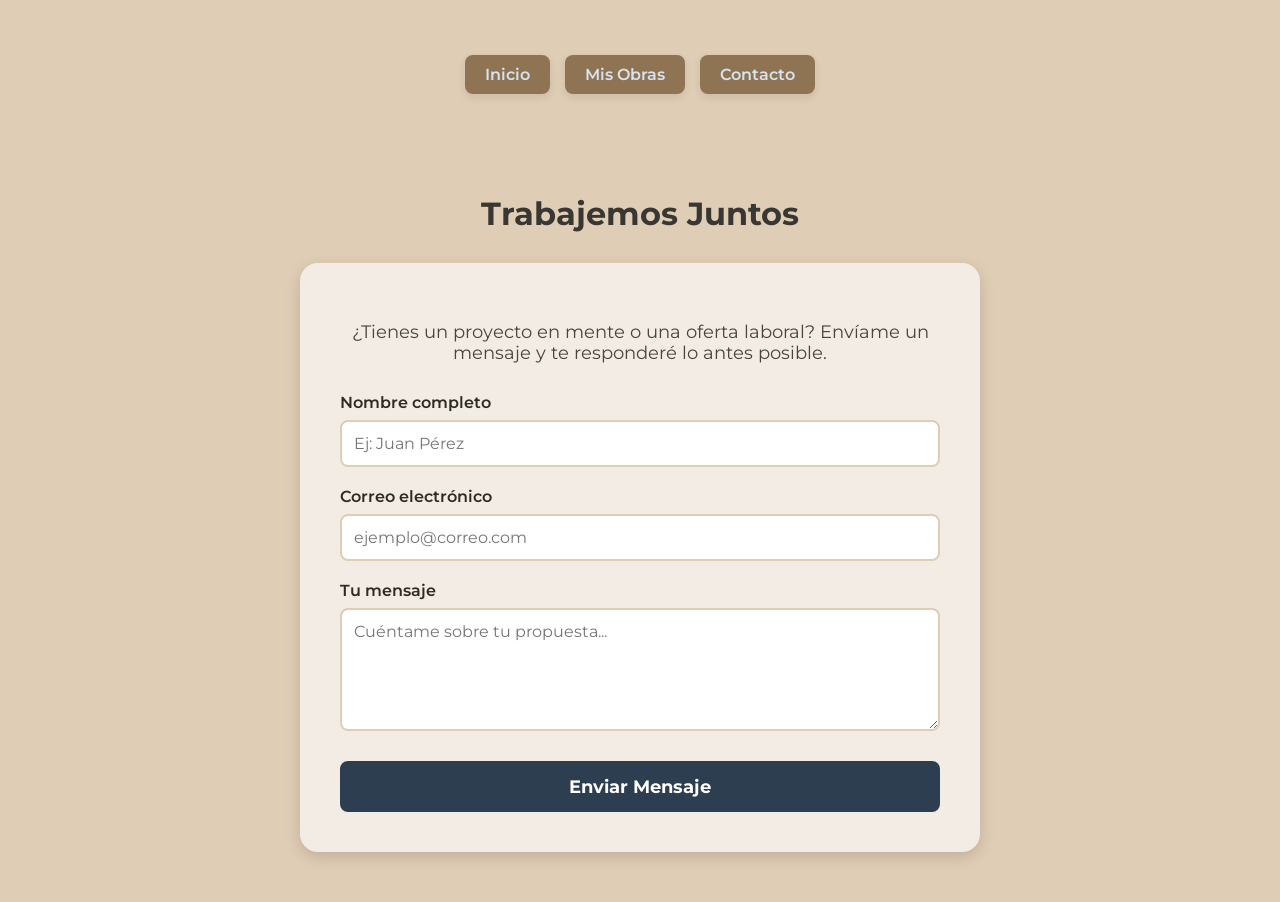
<file: contacto.html>
<!DOCTYPE html>
<html lang="es">
<head>
    <meta charset="UTF-8">
    <title>Contacto - Portafolio Creativo</title>
    <link rel="preconnect" href="https://fonts.googleapis.com">
    <link rel="preconnect" href="https://fonts.gstatic.com" crossorigin>
    <link href="https://fonts.googleapis.com/css2?family=Montserrat:wght@300;400;600;700&display=swap" rel="stylesheet">
    <link rel="stylesheet" href="Css/Estilos.css">
</head>
<body>

    <nav class="menu-navegacion">
        <a href="index.html">Inicio</a>
        <a href="galeria.html">Mis Obras</a>
        <a href="contacto.html">Contacto</a>
    </nav>
    
    <h1>Trabajemos Juntos</h1>

    <div class="contenedor-contacto">
        <p class="subtitulo-contacto">¿Tienes un proyecto en mente o una oferta laboral? Envíame un mensaje y te responderé lo antes posible.</p>

        <form action="http://localhost:5000/enviar" method="POST" class="formulario">
            
            <div class="grupo-input">
                <label for="nombre">Nombre completo</label>
                <input type="text" id="nombre" name="nombre" placeholder="Ej: Juan Pérez" required>
            </div>

            <div class="grupo-input">
                <label for="correo">Correo electrónico</label>
                <input type="email" id="correo" name="correo" placeholder="ejemplo@correo.com" required>
            </div>

            <div class="grupo-input">
                <label for="mensaje">Tu mensaje</label>
                <textarea id="mensaje" name="mensaje" rows="5" placeholder="Cuéntame sobre tu propuesta..." required></textarea>
            </div>

            <button type="submit" class="boton-enviar">Enviar Mensaje</button>
            
        </form>
    </div>

</body>
</html>
</file>
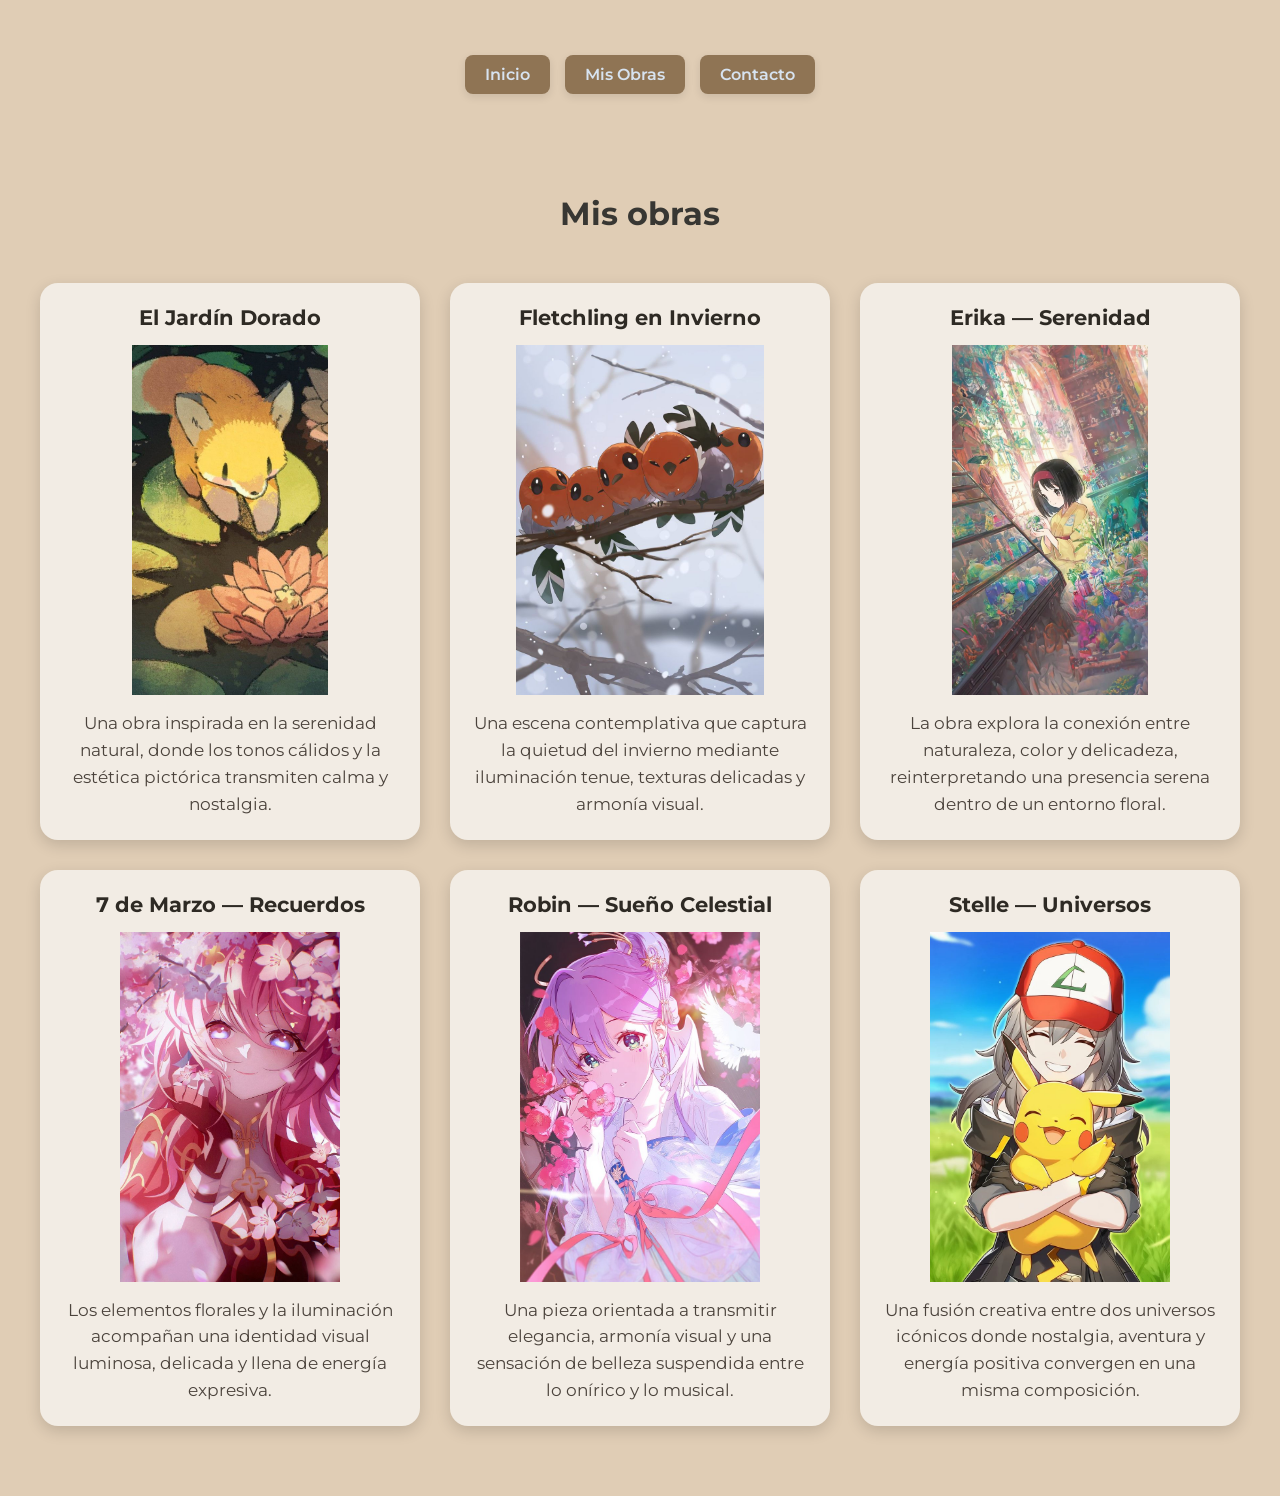
<file: galeria.html>
<!DOCTYPE html>
<html lang="es">
<head>
    <meta charset="UTF-8">
    <title>Mis Obras - Portafolio</title>
    <link rel="preconnect" href="https://fonts.googleapis.com">
    <link rel="preconnect" href="https://fonts.gstatic.com" crossorigin>
    <link href="https://fonts.googleapis.com/css2?family=Montserrat:wght@300;400;600;700&display=swap" rel="stylesheet">
    <link rel="stylesheet" href="Css/Estilos.css">
</head>
<body>
    
    <nav class="menu-navegacion">
        <a href="index.html">Inicio</a>
        <a href="galeria.html">Mis Obras</a>
        <a href="contacto.html">Contacto</a>
    </nav>

    <h1>Mis obras</h1>

    <div class="contenedor-galeria">

        <div class="obra-flip" onclick="darVuelta(this)">
            <div class="obra-inner">
                <div class="obra-frente">
                    <h3>El Jardín Dorado</h3>
                    <img src="Img/Arte1.jpg" alt="Criatura fantástica descansando entre flores">
                    <p>Una obra inspirada en la serenidad natural, donde los tonos cálidos y la estética pictórica transmiten calma y nostalgia.</p>
                </div>
                <div class="obra-dorso">
                    <p>"Criatura fantástica descansando entre flores cálidas y vegetación suave en una composición inspirada en la naturaleza."</p>
                </div>
            </div>
        </div>

        <div class="obra-flip" onclick="darVuelta(this)">
            <div class="obra-inner">
                <div class="obra-frente">
                    <h3>Fletchling en Invierno</h3>
                    <img src="Img/Arte2.jpg" alt="Fletchling posados sobre ramas con nieve">
                    <p>Una escena contemplativa que captura la quietud del invierno mediante iluminación tenue, texturas delicadas y armonía visual.</p>
                </div>
                <div class="obra-dorso">
                    <p>"Fletchling posados sobre ramas cubiertas de nieve en una escena invernal de atmósfera tranquila y tonos suaves."</p>
                </div>
            </div>
        </div>

        <div class="obra-flip" onclick="darVuelta(this)">
            <div class="obra-inner">
                <div class="obra-frente">
                    <h3>Erika — Serenidad</h3>
                    <img src="Img/Arte3.jpg" alt="Erika rodeada de flores">
                    <p>La obra explora la conexión entre naturaleza, color y delicadeza, reinterpretando una presencia serena dentro de un entorno floral.</p>
                </div>
                <div class="obra-dorso">
                    <p>"Ilustración inspirada en Erika rodeada de flores, colores vibrantes y elementos naturales que evocan elegancia y equilibrio."</p>
                </div>
            </div>
        </div>

        <div class="obra-flip" onclick="darVuelta(this)">
            <div class="obra-inner">
                <div class="obra-frente">
                    <h3>7 de Marzo — Recuerdos</h3>
                    <img src="Img/Arte4.jpg" alt="7 de Marzo envuelta en pétalos">
                    <p>Los elementos florales y la iluminación acompañan una identidad visual luminosa, delicada y llena de energía expresiva.</p>
                </div>
                <div class="obra-dorso">
                    <p>"Ilustración inspirada en 7 de Marzo envuelta en pétalos rosados, luz suave y una composición de estética fantástica."</p>
                </div>
            </div>
        </div>

        <div class="obra-flip" onclick="darVuelta(this)">
            <div class="obra-inner">
                <div class="obra-frente">
                    <h3>Robin — Sueño Celestial</h3>
                    <img src="Img/Arte5.jpg" alt="Robin con tonos suaves">
                    <p>Una pieza orientada a transmitir elegancia, armonía visual y una sensación de belleza suspendida entre lo onírico y lo musical.</p>
                </div>
                <div class="obra-dorso">
                    <p>"Composición inspirada en Robin acompañada de tonos suaves, flores y una atmósfera etérea de inspiración celestial."</p>
                </div>
            </div>
        </div>

        <div class="obra-flip" onclick="darVuelta(this)">
            <div class="obra-inner">
                <div class="obra-frente">
                    <h3>Stelle — Universos</h3>
                    <img src="Img/Arte6.jpg" alt="Stelle con Pikachu">
                    <p>Una fusión creativa entre dos universos icónicos donde nostalgia, aventura y energía positiva convergen en una misma composición.</p>
                </div>
                <div class="obra-dorso">
                    <p>"Stelle compartiendo escena con Pikachu en una ilustración crossover inspirada en Honkai: Star Rail y Pokémon."</p>
                </div>
            </div>
        </div>

    </div>

    <script src="js/logica.js"></script>

</body>
</html>
</file>
<file: Css/Estilos.css>
body {
    background-color: #e0cdb5;
    text-align: center;
    font-family: 'Montserrat', sans-serif;
    margin: 0;
    padding: 0;
}

h1 {
    color: #383733;
    margin-top: 30px;
    margin-bottom: 30px;
}

.menu-navegacion {
    background-color: transparent; 
    padding: 20px 0;
    margin-bottom: 20px;
    display: flex;
    justify-content: center;
    gap: 15px; 
}

.menu-navegacion a {
    background-color: #8F7454;
    color: #D7E3F0;
    padding: 10px 20px;
    text-decoration: none;
    border-radius: 8px;
    font-weight: 600;
    font-size: 1rem;
    transition: all 0.3s ease;
    box-shadow: 0px 3px 8px rgba(0,0,0,0.1); 
}

.menu-navegacion a:hover {
    background-color: #2c3e50;
    color: white;
    transform: translateY(-3px); 
}


p.texto-inicio {
    font-size: 20px;
    max-width: 800px;
    margin: 0 auto;
    line-height: 1.6;
    background: #8F7454;
    color: #D7E3F0;
    padding: 30px;
    border-radius: 10px;
    box-shadow: 0px 4px 10px rgba(0,0,0,0.1);
}

a {
    display: inline-block;
    background-color: #2c3e50;
    color: white;
    padding: 15px 30px;
    text-decoration: none;
    border-radius: 8px;
    font-weight: bold;
    margin-top: 35px;
    margin-bottom: 50px;
}

a:hover {
    background-color: #1a252f;
}


.contenedor-galeria {
    display: grid;
    grid-template-columns: repeat(3, 1fr);
    gap: 30px;
    max-width: 1200px;
    margin: 0 auto 50px auto;
    padding: 20px;
}


.obra-flip {
    background-color: transparent;
    width: 100%;
    perspective: 1000px;
}

.obra-inner {
    display: grid;
    height: 100%;
    transition: transform 0.8s cubic-bezier(0.4, 0.2, 0.2, 1);
    transform-style: preserve-3d;
}

.obra-inner.girada {
    transform: rotateY(180deg);
}

.obra-frente, .obra-dorso {
    grid-area: 1 / 1;
    -webkit-backface-visibility: hidden;
    backface-visibility: hidden;
    border-radius: 18px;
    box-shadow: 0px 5px 15px rgba(0,0,0,0.15);
    padding: 22px;
    box-sizing: border-box;
    display: flex;
    flex-direction: column;
}


.obra-frente {
    background: #F2ECE4;
    color: #2E2A24;
    justify-content: flex-start;
}

.obra-frente h3 {
    font-size: 1.3rem;
    font-weight: 700;
    margin-top: 0;
    margin-bottom: 15px;
}

.obra-frente img {
    width: 100%;
    height: 350px; 
    object-fit: contain; 
    border-radius: 12px;
    display: block;
    margin: 0 auto 15px auto;
    transition: transform 0.4s ease;
}

.obra-frente img:hover {
    transform: scale(1.05);
    cursor: pointer;
}

.obra-frente p {
    font-size: 1.05rem;
    line-height: 1.6;
    color: #4B433C;
    margin: 0;
}


.obra-dorso {
    background: #8F7454;
    color: #D7E3F0;
    transform: rotateY(180deg);
    align-items: center;
    justify-content: center;
    text-align: center;
}

.obra-dorso p {
    font-size: 1.15rem;
    line-height: 1.7;
    margin: 0;
    font-style: italic;
}


.contenedor-contacto {
    background: #F2ECE4;
    max-width: 600px;
    margin: 0 auto 50px auto;
    padding: 40px;
    border-radius: 18px;
    box-shadow: 0px 5px 15px rgba(0,0,0,0.15);
    text-align: left; 
}

.subtitulo-contacto {
    text-align: center;
    color: #4B433C;
    margin-bottom: 30px;
    font-size: 1.1rem;
}

.grupo-input {
    margin-bottom: 20px;
    display: flex;
    flex-direction: column;
}

.grupo-input label {
    font-weight: 600;
    color: #2E2A24;
    margin-bottom: 8px;
}

.grupo-input input, 
.grupo-input textarea {
    padding: 12px;
    border: 2px solid #e0cdb5;
    border-radius: 8px;
    font-family: 'Montserrat', sans-serif;
    font-size: 1rem;
    outline: none; 
    transition: border-color 0.3s ease;
}

.grupo-input input:focus, 
.grupo-input textarea:focus {
    border-color: #8F7454;
}

.boton-enviar {
    width: 100%;
    background-color: #2c3e50;
    color: white;
    padding: 15px;
    border: none;
    border-radius: 8px;
    font-size: 1.1rem;
    font-weight: bold;
    font-family: 'Montserrat', sans-serif;
    cursor: pointer;
    transition: background-color 0.3s ease;
    margin-top: 10px;
}

.boton-enviar:hover {
    background-color: #1a252f;
}
</file>
